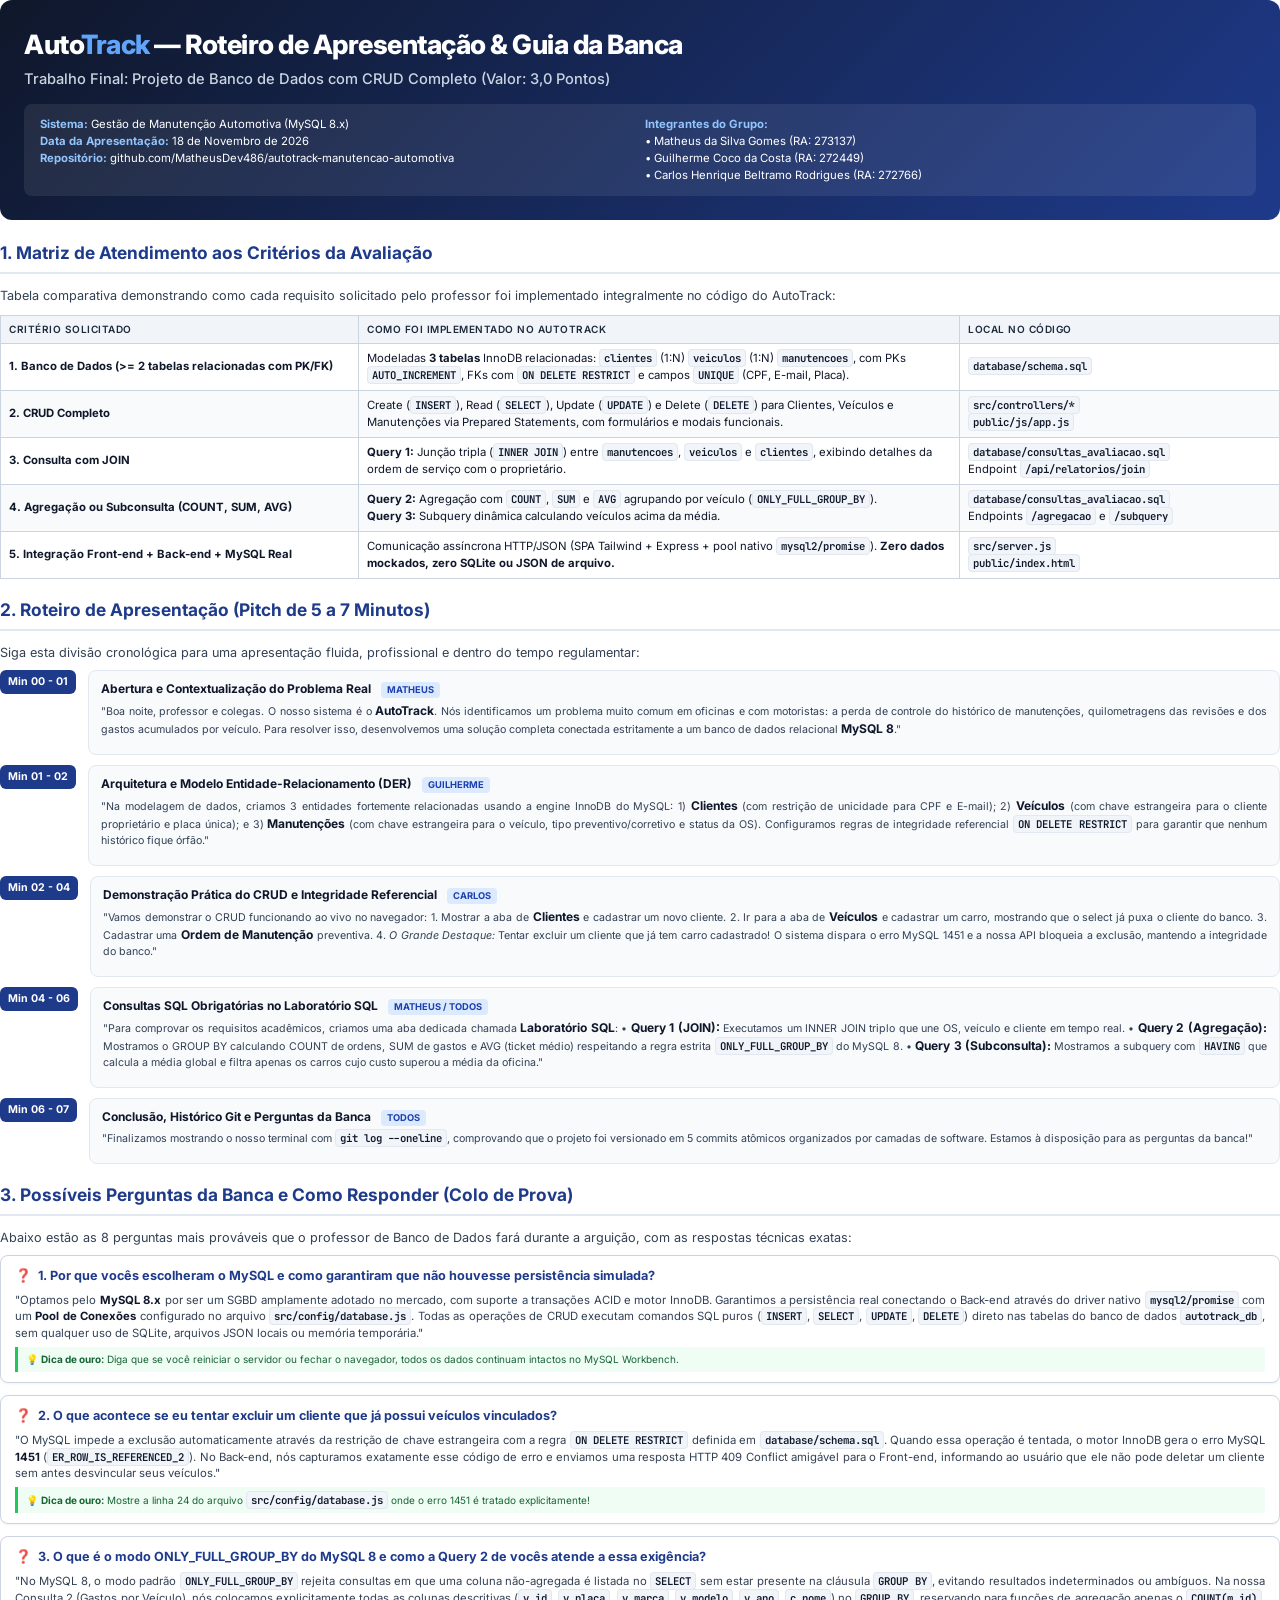
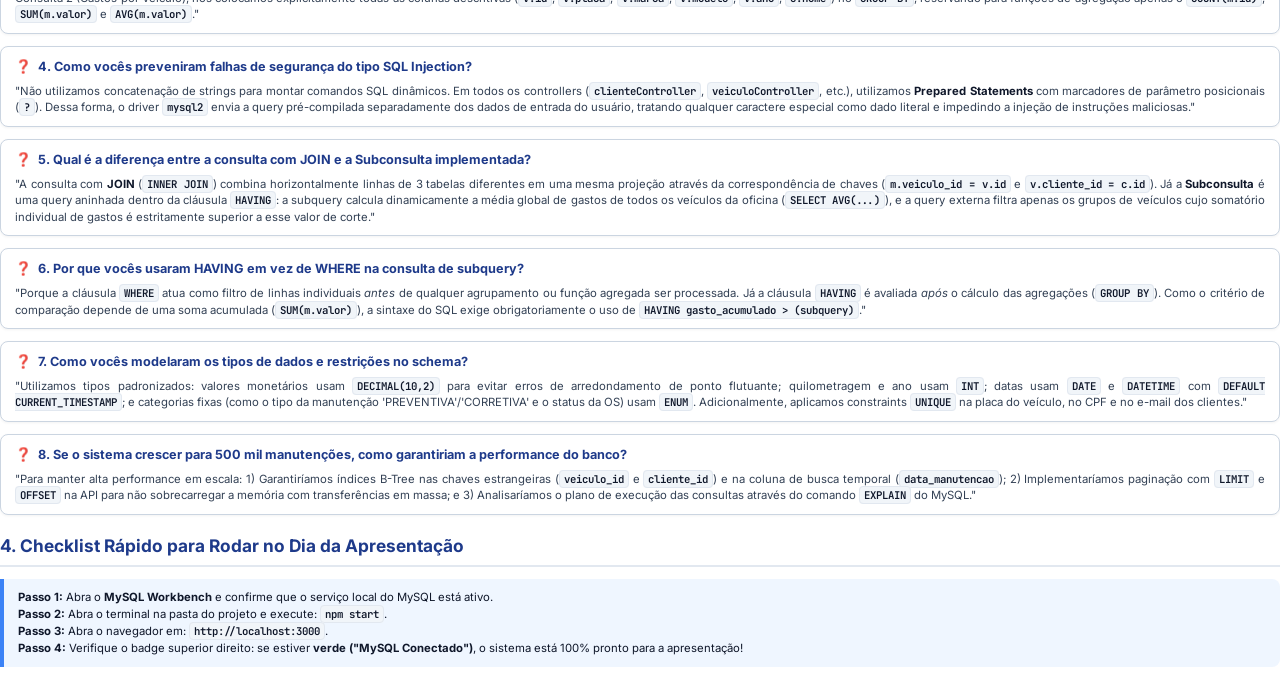
<file: AutoTrack_Guia_Apresentacao.html>
<!DOCTYPE html>
<html lang="pt-BR">
<head>
  <meta charset="UTF-8">
  <title>AutoTrack — Guia Oficial de Apresentação e Perguntas da Banca</title>
  <style>
    @import url('https://fonts.googleapis.com/css2?family=Inter:wght@300;400;500;600;700;800&family=JetBrains+Mono:wght@400;500;700&display=swap');

    @page {
      size: A4;
      margin: 12mm 15mm 15mm 15mm;
      @bottom-right {
        content: "Página " counter(page) " de " counter(pages);
        font-family: 'Inter', sans-serif;
        font-size: 8pt;
        color: #64748b;
      }
    }

    * {
      box-sizing: border-box;
      margin: 0;
      padding: 0;
    }

    body {
      font-family: 'Inter', -apple-system, BlinkMacSystemFont, sans-serif;
      color: #0f172a;
      background: #ffffff;
      line-height: 1.5;
      font-size: 9.5pt;
    }

    /* Utilitários de Quebra de Página */
    .page-break {
      page-break-before: always;
    }
    .avoid-break {
      page-break-inside: avoid;
    }

    /* Cabeçalho da Capa */
    .header-banner {
      background: linear-gradient(135deg, #0f172a 0%, #1e3a8a 100%);
      color: #ffffff;
      padding: 24px;
      border-radius: 12px;
      margin-bottom: 20px;
    }

    .header-banner h1 {
      font-size: 20pt;
      font-weight: 800;
      letter-spacing: -0.5px;
      margin-bottom: 4px;
      color: #ffffff;
    }

    .header-banner h1 span {
      color: #60a5fa;
    }

    .header-banner .subtitle {
      font-size: 11pt;
      font-weight: 500;
      color: #cbd5e1;
      margin-bottom: 14px;
    }

    .meta-grid {
      display: grid;
      grid-template-columns: 1fr 1fr;
      gap: 10px;
      background: rgba(255, 255, 255, 0.08);
      padding: 12px 16px;
      border-radius: 8px;
      font-size: 8.5pt;
    }

    .meta-item strong {
      color: #93c5fd;
    }

    /* Seções */
    h2.section-title {
      font-size: 13pt;
      font-weight: 700;
      color: #1e3a8a;
      border-bottom: 2px solid #e2e8f0;
      padding-bottom: 6px;
      margin-top: 18px;
      margin-bottom: 12px;
      display: flex;
      align-items: center;
      gap: 8px;
    }

    h3.subsection-title {
      font-size: 10.5pt;
      font-weight: 700;
      color: #0f172a;
      margin-top: 12px;
      margin-bottom: 6px;
    }

    p {
      margin-bottom: 8px;
      color: #334155;
      text-align: justify;
    }

    /* Tabelas */
    table {
      width: 100%;
      border-collapse: collapse;
      margin: 10px 0 14px 0;
      font-size: 8.5pt;
    }

    th, td {
      border: 1px solid #cbd5e1;
      padding: 6px 8px;
      text-align: left;
    }

    th {
      background-color: #f1f5f9;
      color: #1e293b;
      font-weight: 600;
      text-transform: uppercase;
      font-size: 7.5pt;
      letter-spacing: 0.5px;
    }

    tr:nth-child(even) {
      background-color: #f8fafc;
    }

    /* Caixas de Destaque */
    .box-info {
      background: #eff6ff;
      border-left: 4px solid #3b82f6;
      padding: 10px 14px;
      border-radius: 0 8px 8px 0;
      margin: 10px 0;
      font-size: 8.5pt;
    }

    .box-success {
      background: #f0fdf4;
      border-left: 4px solid #22c55e;
      padding: 10px 14px;
      border-radius: 0 8px 8px 0;
      margin: 10px 0;
      font-size: 8.5pt;
    }

    .box-warning {
      background: #fefce8;
      border-left: 4px solid #eab308;
      padding: 10px 14px;
      border-radius: 0 8px 8px 0;
      margin: 10px 0;
      font-size: 8.5pt;
    }

    /* Código */
    code, pre {
      font-family: 'JetBrains Mono', Consolas, monospace;
      font-size: 8pt;
    }

    pre {
      background: #0f172a;
      color: #93c5fd;
      padding: 10px 12px;
      border-radius: 6px;
      margin: 8px 0;
      overflow-x: auto;
      line-height: 1.4;
      border: 1px solid #1e293b;
    }

    code.inline {
      background: #f1f5f9;
      color: #0f172a;
      padding: 1px 4px;
      border-radius: 4px;
      border: 1px solid #e2e8f0;
      font-weight: 600;
    }

    /* Timeline de Apresentação */
    .timeline-item {
      display: flex;
      margin-bottom: 10px;
      gap: 12px;
    }

    .timeline-time {
      min-width: 65px;
      background: #1e3a8a;
      color: #ffffff;
      padding: 4px 8px;
      border-radius: 6px;
      font-weight: 700;
      font-size: 8pt;
      text-align: center;
      height: fit-content;
    }

    .timeline-content {
      background: #f8fafc;
      border: 1px solid #e2e8f0;
      border-radius: 8px;
      padding: 8px 12px;
      flex: 1;
    }

    .timeline-content strong {
      color: #0f172a;
      font-size: 9pt;
    }

    .speaker-badge {
      display: inline-block;
      background: #dbeafe;
      color: #1e40af;
      font-size: 7pt;
      font-weight: 700;
      padding: 1px 6px;
      border-radius: 4px;
      margin-left: 6px;
      text-transform: uppercase;
    }

    /* Cartões de Perguntas e Respostas */
    .qa-card {
      background: #ffffff;
      border: 1px solid #cbd5e1;
      border-radius: 8px;
      margin-bottom: 12px;
      padding: 10px 14px;
      box-shadow: 0 1px 3px rgba(0, 0, 0, 0.05);
    }

    .qa-question {
      font-size: 9.5pt;
      font-weight: 700;
      color: #1e3a8a;
      margin-bottom: 6px;
      display: flex;
      align-items: baseline;
      gap: 6px;
    }

    .qa-question::before {
      content: "❓";
      font-size: 10pt;
    }

    .qa-answer {
      font-size: 8.5pt;
      color: #334155;
      text-align: justify;
      line-height: 1.45;
    }

    .qa-answer strong {
      color: #0f172a;
    }

    .qa-tip {
      margin-top: 6px;
      padding: 5px 8px;
      background: #f0fdf4;
      border-left: 3px solid #22c55e;
      font-size: 7.5pt;
      color: #166534;
      border-radius: 0 4px 4px 0;
    }
  </style>
</head>
<body>

  <!-- BANNER PRINCIPAL / CAPA -->
  <div class="header-banner">
    <h1>Auto<span>Track</span> — Roteiro de Apresentação & Guia da Banca</h1>
    <div class="subtitle">Trabalho Final: Projeto de Banco de Dados com CRUD Completo (Valor: 3,0 Pontos)</div>
    
    <div class="meta-grid">
      <div class="meta-item">
        <strong>Sistema:</strong> Gestão de Manutenção Automotiva (MySQL 8.x)<br>
        <strong>Data da Apresentação:</strong> 18 de Novembro de 2026<br>
        <strong>Repositório:</strong> github.com/MatheusDev486/autotrack-manutencao-automotiva
      </div>
      <div class="meta-item">
        <strong>Integrantes do Grupo:</strong><br>
        • Matheus da Silva Gomes (RA: 273137)<br>
        • Guilherme Coco da Costa (RA: 272449)<br>
        • Carlos Henrique Beltramo Rodrigues (RA: 272766)
      </div>
    </div>
  </div>

  <!-- SEÇÃO 1: CHECKLIST DE AVALIAÇÃO (OS 3,0 PONTOS GARANTIDOS) -->
  <h2 class="section-title">1. Matriz de Atendimento aos Critérios da Avaliação</h2>
  <p>
    Tabela comparativa demonstrando como cada requisito solicitado pelo professor foi implementado integralmente no código do AutoTrack:
  </p>

  <table>
    <thead>
      <tr>
        <th style="width: 28%;">Critério Solicitado</th>
        <th style="width: 47%;">Como foi implementado no AutoTrack</th>
        <th style="width: 25%;">Local no Código</th>
      </tr>
    </thead>
    <tbody>
      <tr>
        <td><strong>1. Banco de Dados (>= 2 tabelas relacionadas com PK/FK)</strong></td>
        <td>Modeladas <strong>3 tabelas</strong> InnoDB relacionadas: <code class="inline">clientes</code> (1:N) <code class="inline">veiculos</code> (1:N) <code class="inline">manutencoes</code>, com PKs <code class="inline">AUTO_INCREMENT</code>, FKs com <code class="inline">ON DELETE RESTRICT</code> e campos <code class="inline">UNIQUE</code> (CPF, E-mail, Placa).</td>
        <td><code class="inline">database/schema.sql</code></td>
      </tr>
      <tr>
        <td><strong>2. CRUD Completo</strong></td>
        <td>Create (<code class="inline">INSERT</code>), Read (<code class="inline">SELECT</code>), Update (<code class="inline">UPDATE</code>) e Delete (<code class="inline">DELETE</code>) para Clientes, Veículos e Manutenções via Prepared Statements, com formulários e modais funcionais.</td>
        <td><code class="inline">src/controllers/*</code><br><code class="inline">public/js/app.js</code></td>
      </tr>
      <tr>
        <td><strong>3. Consulta com JOIN</strong></td>
        <td><strong>Query 1:</strong> Junção tripla (<code class="inline">INNER JOIN</code>) entre <code class="inline">manutencoes</code>, <code class="inline">veiculos</code> e <code class="inline">clientes</code>, exibindo detalhes da ordem de serviço com o proprietário.</td>
        <td><code class="inline">database/consultas_avaliacao.sql</code><br>Endpoint <code class="inline">/api/relatorios/join</code></td>
      </tr>
      <tr>
        <td><strong>4. Agregação ou Subconsulta (COUNT, SUM, AVG)</strong></td>
        <td><strong>Query 2:</strong> Agregação com <code class="inline">COUNT</code>, <code class="inline">SUM</code> e <code class="inline">AVG</code> agrupando por veículo (<code class="inline">ONLY_FULL_GROUP_BY</code>).<br><strong>Query 3:</strong> Subquery dinâmica calculando veículos acima da média.</td>
        <td><code class="inline">database/consultas_avaliacao.sql</code><br>Endpoints <code class="inline">/agregacao</code> e <code class="inline">/subquery</code></td>
      </tr>
      <tr>
        <td><strong>5. Integração Front-end + Back-end + MySQL Real</strong></td>
        <td>Comunicação assíncrona HTTP/JSON (SPA Tailwind + Express + pool nativo <code class="inline">mysql2/promise</code>). <strong>Zero dados mockados, zero SQLite ou JSON de arquivo.</strong></td>
        <td><code class="inline">src/server.js</code><br><code class="inline">public/index.html</code></td>
      </tr>
    </tbody>
  </table>

  <!-- SEÇÃO 2: ROTEIRO MINUTO A MINUTO DA APRESENTAÇÃO -->
  <h2 class="section-title">2. Roteiro de Apresentação (Pitch de 5 a 7 Minutos)</h2>
  <p>
    Siga esta divisão cronológica para uma apresentação fluida, profissional e dentro do tempo regulamentar:
  </p>

  <div class="timeline-item">
    <div class="timeline-time">Min 00 - 01</div>
    <div class="timeline-content">
      <strong>Abertura e Contextualização do Problema Real</strong> <span class="speaker-badge">Matheus</span>
      <p style="margin-top: 4px; font-size: 8pt;">
        "Boa noite, professor e colegas. O nosso sistema é o <strong>AutoTrack</strong>. Nós identificamos um problema muito comum em oficinas e com motoristas: a perda de controle do histórico de manutenções, quilometragens das revisões e dos gastos acumulados por veículo. Para resolver isso, desenvolvemos uma solução completa conectada estritamente a um banco de dados relacional <strong>MySQL 8</strong>."
      </p>
    </div>
  </div>

  <div class="timeline-item">
    <div class="timeline-time">Min 01 - 02</div>
    <div class="timeline-content">
      <strong>Arquitetura e Modelo Entidade-Relacionamento (DER)</strong> <span class="speaker-badge">Guilherme</span>
      <p style="margin-top: 4px; font-size: 8pt;">
        "Na modelagem de dados, criamos 3 entidades fortemente relacionadas usando a engine InnoDB do MySQL:
        1) <strong>Clientes</strong> (com restrição de unicidade para CPF e E-mail);
        2) <strong>Veículos</strong> (com chave estrangeira para o cliente proprietário e placa única); e
        3) <strong>Manutenções</strong> (com chave estrangeira para o veículo, tipo preventivo/corretivo e status da OS).
        Configuramos regras de integridade referencial <code class="inline">ON DELETE RESTRICT</code> para garantir que nenhum histórico fique órfão."
      </p>
    </div>
  </div>

  <div class="timeline-item">
    <div class="timeline-time">Min 02 - 04</div>
    <div class="timeline-content">
      <strong>Demonstração Prática do CRUD e Integridade Referencial</strong> <span class="speaker-badge">Carlos</span>
      <p style="margin-top: 4px; font-size: 8pt;">
        "Vamos demonstrar o CRUD funcionando ao vivo no navegador:
        1. Mostrar a aba de <strong>Clientes</strong> e cadastrar um novo cliente.
        2. Ir para a aba de <strong>Veículos</strong> e cadastrar um carro, mostrando que o select já puxa o cliente do banco.
        3. Cadastrar uma <strong>Ordem de Manutenção</strong> preventiva.
        4. <em>O Grande Destaque:</em> Tentar excluir um cliente que já tem carro cadastrado! O sistema dispara o erro MySQL 1451 e a nossa API bloqueia a exclusão, mantendo a integridade do banco."
      </p>
    </div>
  </div>

  <div class="timeline-item">
    <div class="timeline-time">Min 04 - 06</div>
    <div class="timeline-content">
      <strong>Consultas SQL Obrigatórias no Laboratório SQL</strong> <span class="speaker-badge">Matheus / Todos</span>
      <p style="margin-top: 4px; font-size: 8pt;">
        "Para comprovar os requisitos acadêmicos, criamos uma aba dedicada chamada <strong>Laboratório SQL</strong>:
        • <strong>Query 1 (JOIN):</strong> Executamos um INNER JOIN triplo que une OS, veículo e cliente em tempo real.
        • <strong>Query 2 (Agregação):</strong> Mostramos o GROUP BY calculando COUNT de ordens, SUM de gastos e AVG (ticket médio) respeitando a regra estrita <code class="inline">ONLY_FULL_GROUP_BY</code> do MySQL 8.
        • <strong>Query 3 (Subconsulta):</strong> Mostramos a subquery com <code class="inline">HAVING</code> que calcula a média global e filtra apenas os carros cujo custo superou a média da oficina."
      </p>
    </div>
  </div>

  <div class="timeline-item">
    <div class="timeline-time">Min 06 - 07</div>
    <div class="timeline-content">
      <strong>Conclusão, Histórico Git e Perguntas da Banca</strong> <span class="speaker-badge">Todos</span>
      <p style="margin-top: 4px; font-size: 8pt;">
        "Finalizamos mostrando o nosso terminal com <code class="inline">git log --oneline</code>, comprovando que o projeto foi versionado em 5 commits atômicos organizados por camadas de software. Estamos à disposição para as perguntas da banca!"
      </p>
    </div>
  </div>

  <div class="page-break"></div>

  <!-- SEÇÃO 3: PERGUNTAS DA BANCA E RESPOSTAS PRONTAS (COLO DE PROVA) -->
  <h2 class="section-title">3. Possíveis Perguntas da Banca e Como Responder (Colo de Prova)</h2>
  <p>
    Abaixo estão as 8 perguntas mais prováveis que o professor de Banco de Dados fará durante a arguição, com as respostas técnicas exatas:
  </p>

  <div class="qa-card avoid-break">
    <div class="qa-question">1. Por que vocês escolheram o MySQL e como garantiram que não houvesse persistência simulada?</div>
    <div class="qa-answer">
      "Optamos pelo <strong>MySQL 8.x</strong> por ser um SGBD amplamente adotado no mercado, com suporte a transações ACID e motor InnoDB. Garantimos a persistência real conectando o Back-end através do driver nativo <code class="inline">mysql2/promise</code> com um <strong>Pool de Conexões</strong> configurado no arquivo <code class="inline">src/config/database.js</code>. Todas as operações de CRUD executam comandos SQL puros (<code class="inline">INSERT</code>, <code class="inline">SELECT</code>, <code class="inline">UPDATE</code>, <code class="inline">DELETE</code>) direto nas tabelas do banco de dados <code class="inline">autotrack_db</code>, sem qualquer uso de SQLite, arquivos JSON locais ou memória temporária."
    </div>
    <div class="qa-tip">
      💡 <strong>Dica de ouro:</strong> Diga que se você reiniciar o servidor ou fechar o navegador, todos os dados continuam intactos no MySQL Workbench.
    </div>
  </div>

  <div class="qa-card avoid-break">
    <div class="qa-question">2. O que acontece se eu tentar excluir um cliente que já possui veículos vinculados?</div>
    <div class="qa-answer">
      "O MySQL impede a exclusão automaticamente através da restrição de chave estrangeira com a regra <code class="inline">ON DELETE RESTRICT</code> definida em <code class="inline">database/schema.sql</code>. Quando essa operação é tentada, o motor InnoDB gera o erro MySQL <strong>1451</strong> (<code class="inline">ER_ROW_IS_REFERENCED_2</code>). No Back-end, nós capturamos exatamente esse código de erro e enviamos uma resposta HTTP 409 Conflict amigável para o Front-end, informando ao usuário que ele não pode deletar um cliente sem antes desvincular seus veículos."
    </div>
    <div class="qa-tip">
      💡 <strong>Dica de ouro:</strong> Mostre a linha 24 do arquivo <code class="inline">src/config/database.js</code> onde o erro 1451 é tratado explicitamente!
    </div>
  </div>

  <div class="qa-card avoid-break">
    <div class="qa-question">3. O que é o modo ONLY_FULL_GROUP_BY do MySQL 8 e como a Query 2 de vocês atende a essa exigência?</div>
    <div class="qa-answer">
      "No MySQL 8, o modo padrão <code class="inline">ONLY_FULL_GROUP_BY</code> rejeita consultas em que uma coluna não-agregada é listada no <code class="inline">SELECT</code> sem estar presente na cláusula <code class="inline">GROUP BY</code>, evitando resultados indeterminados ou ambíguos. Na nossa Consulta 2 (Gastos por Veículo), nós colocamos explicitamente todas as colunas descritivas (<code class="inline">v.id</code>, <code class="inline">v.placa</code>, <code class="inline">v.marca</code>, <code class="inline">v.modelo</code>, <code class="inline">v.ano</code>, <code class="inline">c.nome</code>) no <code class="inline">GROUP BY</code>, reservando para funções de agregação apenas o <code class="inline">COUNT(m.id)</code>, <code class="inline">SUM(m.valor)</code> e <code class="inline">AVG(m.valor)</code>."
    </div>
  </div>

  <div class="qa-card avoid-break">
    <div class="qa-question">4. Como vocês preveniram falhas de segurança do tipo SQL Injection?</div>
    <div class="qa-answer">
      "Não utilizamos concatenação de strings para montar comandos SQL dinâmicos. Em todos os controllers (<code class="inline">clienteController</code>, <code class="inline">veiculoController</code>, etc.), utilizamos <strong>Prepared Statements</strong> com marcadores de parâmetro posicionais (<code class="inline">?</code>). Dessa forma, o driver <code class="inline">mysql2</code> envia a query pré-compilada separadamente dos dados de entrada do usuário, tratando qualquer caractere especial como dado literal e impedindo a injeção de instruções maliciosas."
    </div>
  </div>

  <div class="qa-card avoid-break">
    <div class="qa-question">5. Qual é a diferença entre a consulta com JOIN e a Subconsulta implementada?</div>
    <div class="qa-answer">
      "A consulta com <strong>JOIN</strong> (<code class="inline">INNER JOIN</code>) combina horizontalmente linhas de 3 tabelas diferentes em uma mesma projeção através da correspondência de chaves (<code class="inline">m.veiculo_id = v.id</code> e <code class="inline">v.cliente_id = c.id</code>). Já a <strong>Subconsulta</strong> é uma query aninhada dentro da cláusula <code class="inline">HAVING</code>: a subquery calcula dinamicamente a média global de gastos de todos os veículos da oficina (<code class="inline">SELECT AVG(...)</code>), e a query externa filtra apenas os grupos de veículos cujo somatório individual de gastos é estritamente superior a esse valor de corte."
    </div>
  </div>

  <div class="qa-card avoid-break">
    <div class="qa-question">6. Por que vocês usaram HAVING em vez de WHERE na consulta de subquery?</div>
    <div class="qa-answer">
      "Porque a cláusula <code class="inline">WHERE</code> atua como filtro de linhas individuais <em>antes</em> de qualquer agrupamento ou função agregada ser processada. Já a cláusula <code class="inline">HAVING</code> é avaliada <em>após</em> o cálculo das agregações (<code class="inline">GROUP BY</code>). Como o critério de comparação depende de uma soma acumulada (<code class="inline">SUM(m.valor)</code>), a sintaxe do SQL exige obrigatoriamente o uso de <code class="inline">HAVING gasto_acumulado > (subquery)</code>."
    </div>
  </div>

  <div class="qa-card avoid-break">
    <div class="qa-question">7. Como vocês modelaram os tipos de dados e restrições no schema?</div>
    <div class="qa-answer">
      "Utilizamos tipos padronizados: valores monetários usam <code class="inline">DECIMAL(10,2)</code> para evitar erros de arredondamento de ponto flutuante; quilometragem e ano usam <code class="inline">INT</code>; datas usam <code class="inline">DATE</code> e <code class="inline">DATETIME</code> com <code class="inline">DEFAULT CURRENT_TIMESTAMP</code>; e categorias fixas (como o tipo da manutenção 'PREVENTIVA'/'CORRETIVA' e o status da OS) usam <code class="inline">ENUM</code>. Adicionalmente, aplicamos constraints <code class="inline">UNIQUE</code> na placa do veículo, no CPF e no e-mail dos clientes."
    </div>
  </div>

  <div class="qa-card avoid-break">
    <div class="qa-question">8. Se o sistema crescer para 500 mil manutenções, como garantiriam a performance do banco?</div>
    <div class="qa-answer">
      "Para manter alta performance em escala: 1) Garantiríamos índices B-Tree nas chaves estrangeiras (<code class="inline">veiculo_id</code> e <code class="inline">cliente_id</code>) e na coluna de busca temporal (<code class="inline">data_manutencao</code>); 2) Implementaríamos paginação com <code class="inline">LIMIT</code> e <code class="inline">OFFSET</code> na API para não sobrecarregar a memória com transferências em massa; e 3) Analisaríamos o plano de execução das consultas através do comando <code class="inline">EXPLAIN</code> do MySQL."
    </div>
  </div>

  <!-- SEÇÃO 4: CHECKLIST TÉCNICO PARA O DIA DA APRESENTAÇÃO -->
  <h2 class="section-title">4. Checklist Rápido para Rodar no Dia da Apresentação</h2>
  <div class="box-info avoid-break">
    <strong>Passo 1:</strong> Abra o <strong>MySQL Workbench</strong> e confirme que o serviço local do MySQL está ativo.<br>
    <strong>Passo 2:</strong> Abra o terminal na pasta do projeto e execute: <code class="inline">npm start</code>.<br>
    <strong>Passo 3:</strong> Abra o navegador em: <code class="inline">http://localhost:3000</code>.<br>
    <strong>Passo 4:</strong> Verifique o badge superior direito: se estiver <strong>verde ("MySQL Conectado")</strong>, o sistema está 100% pronto para a apresentação!
  </div>

</body>
</html>
</file>
